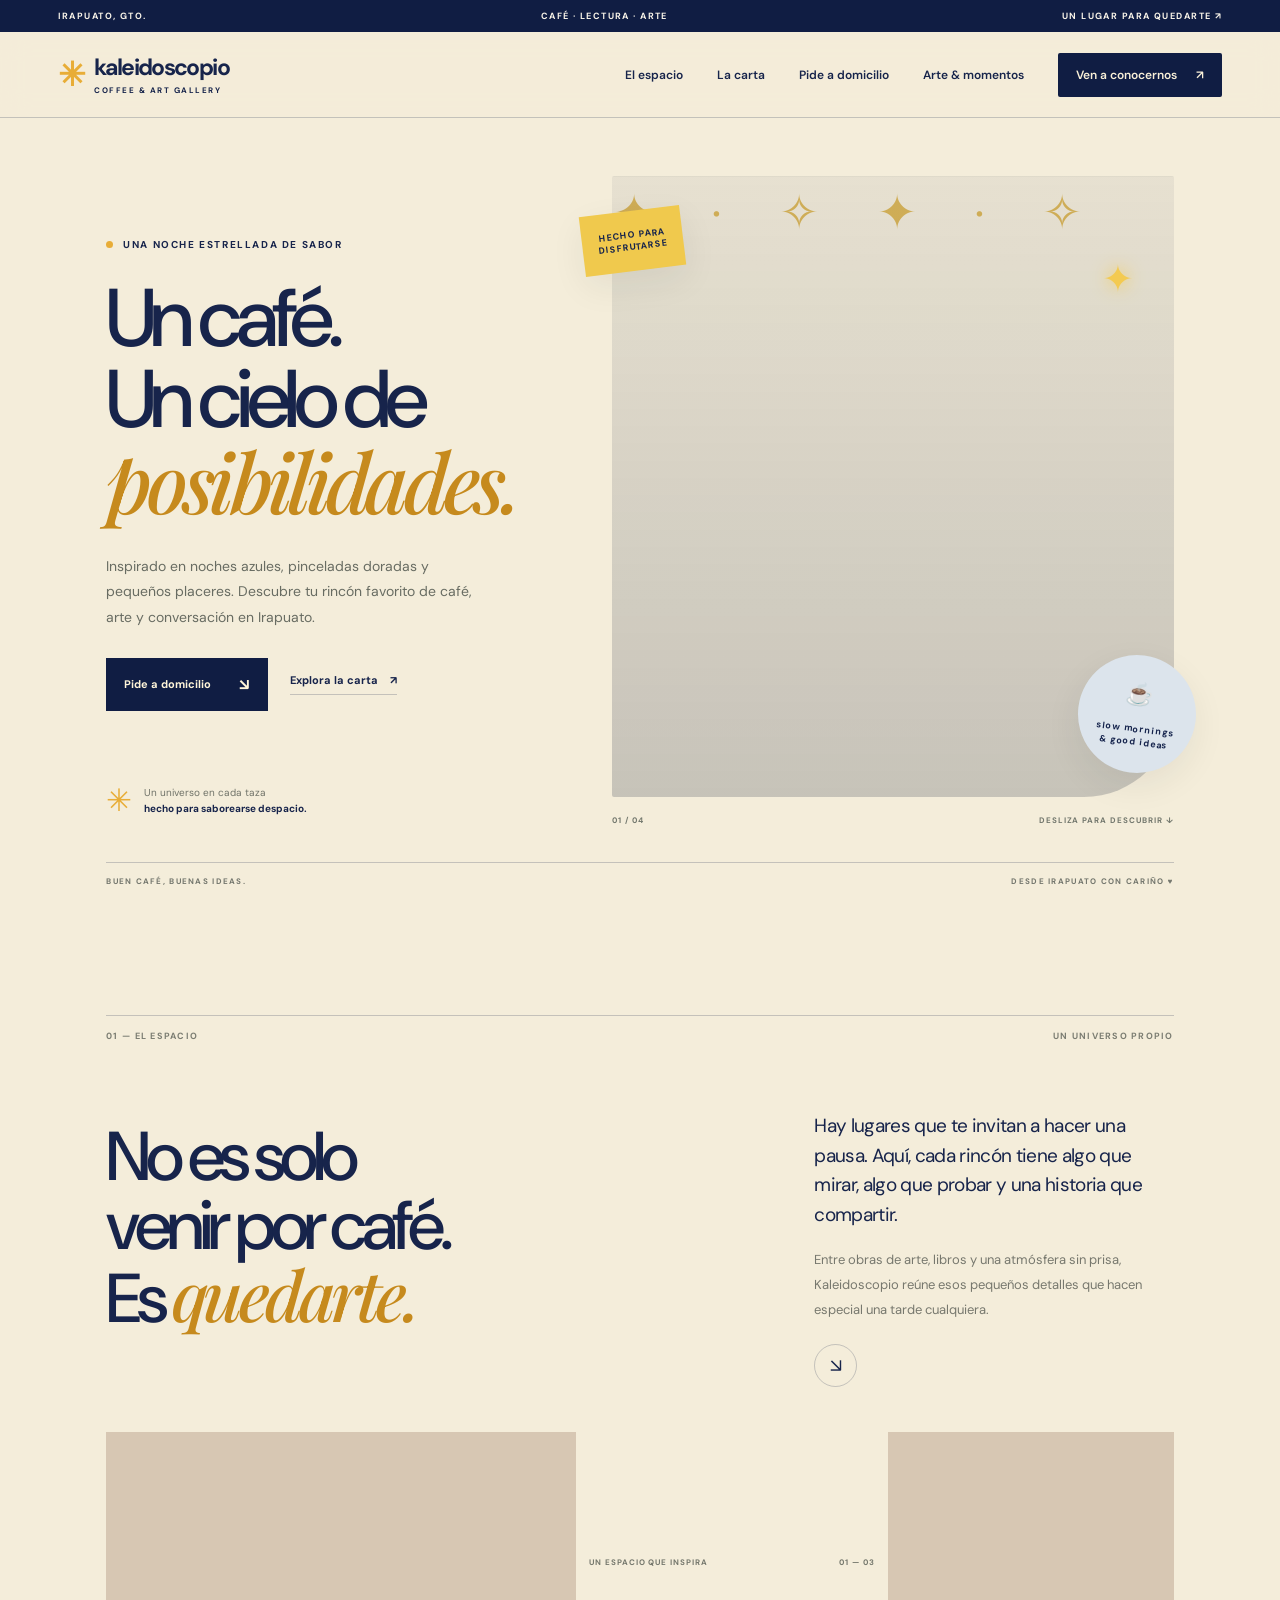
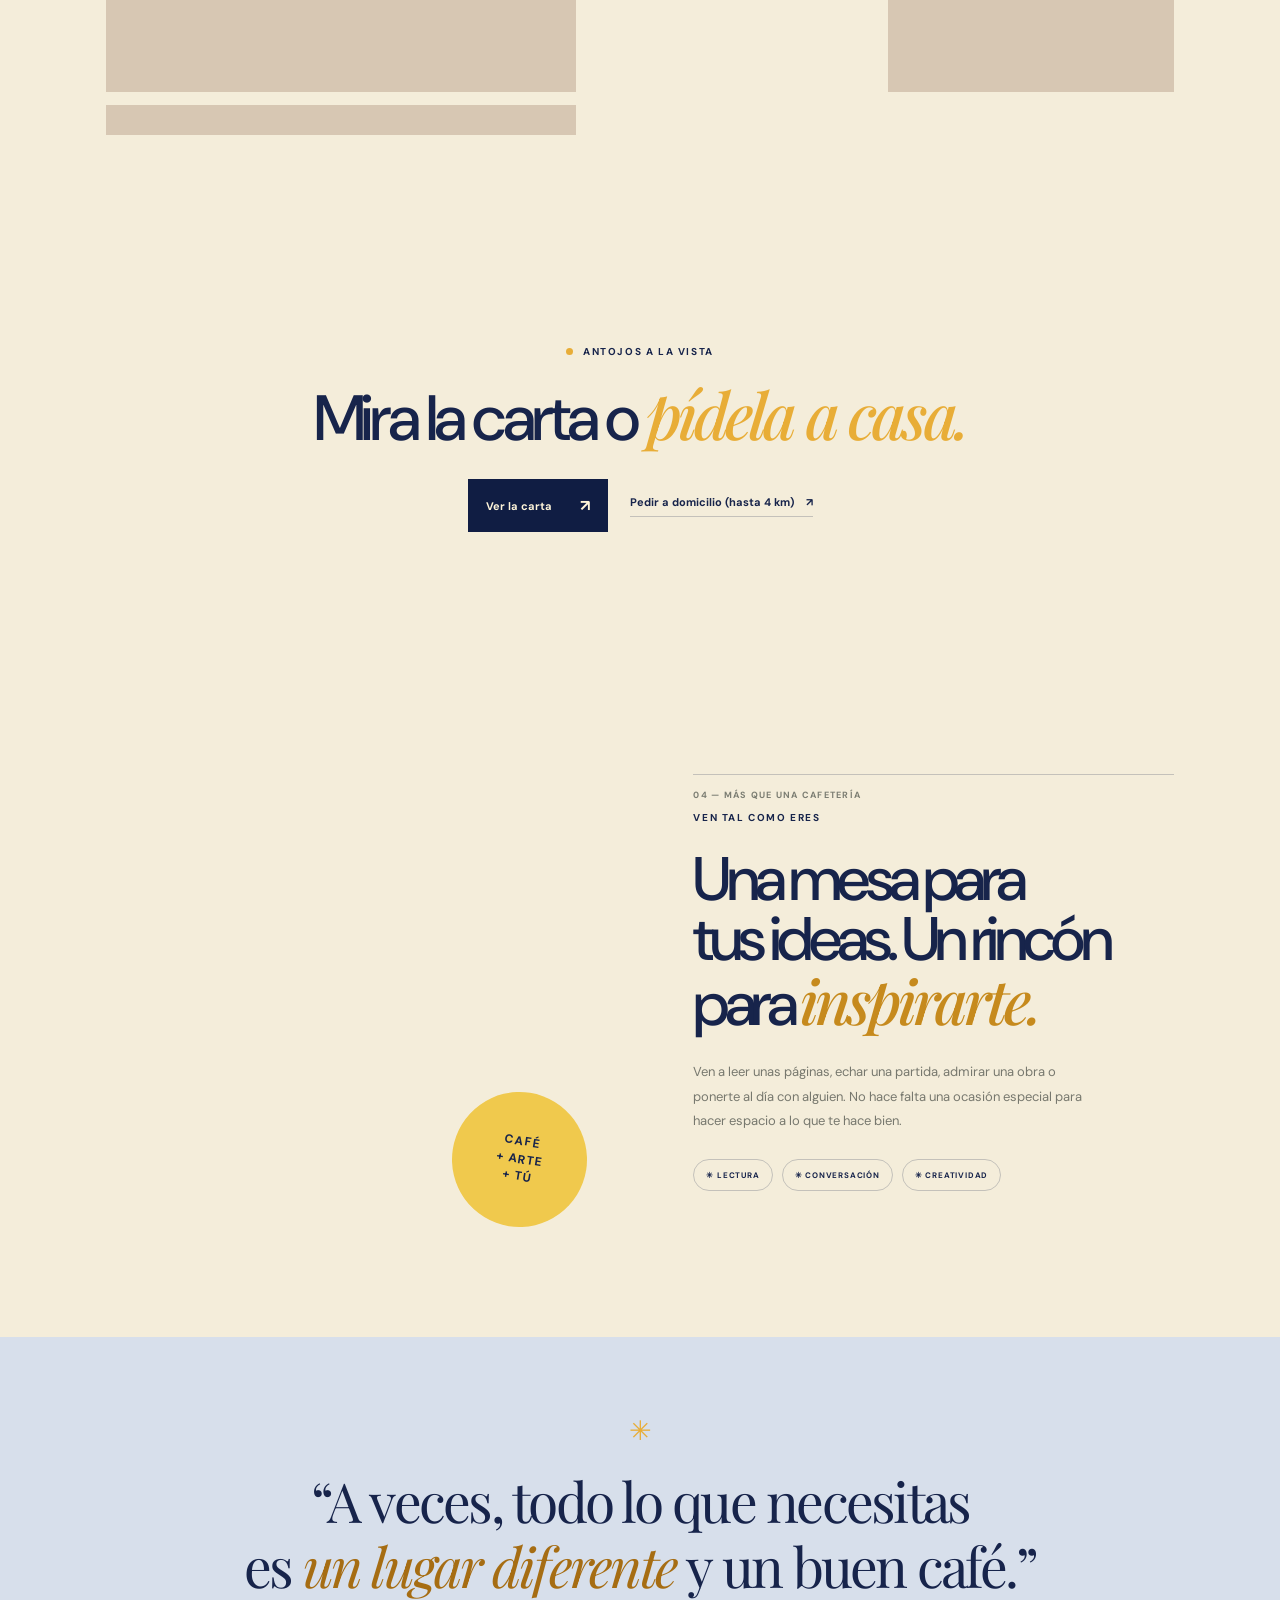
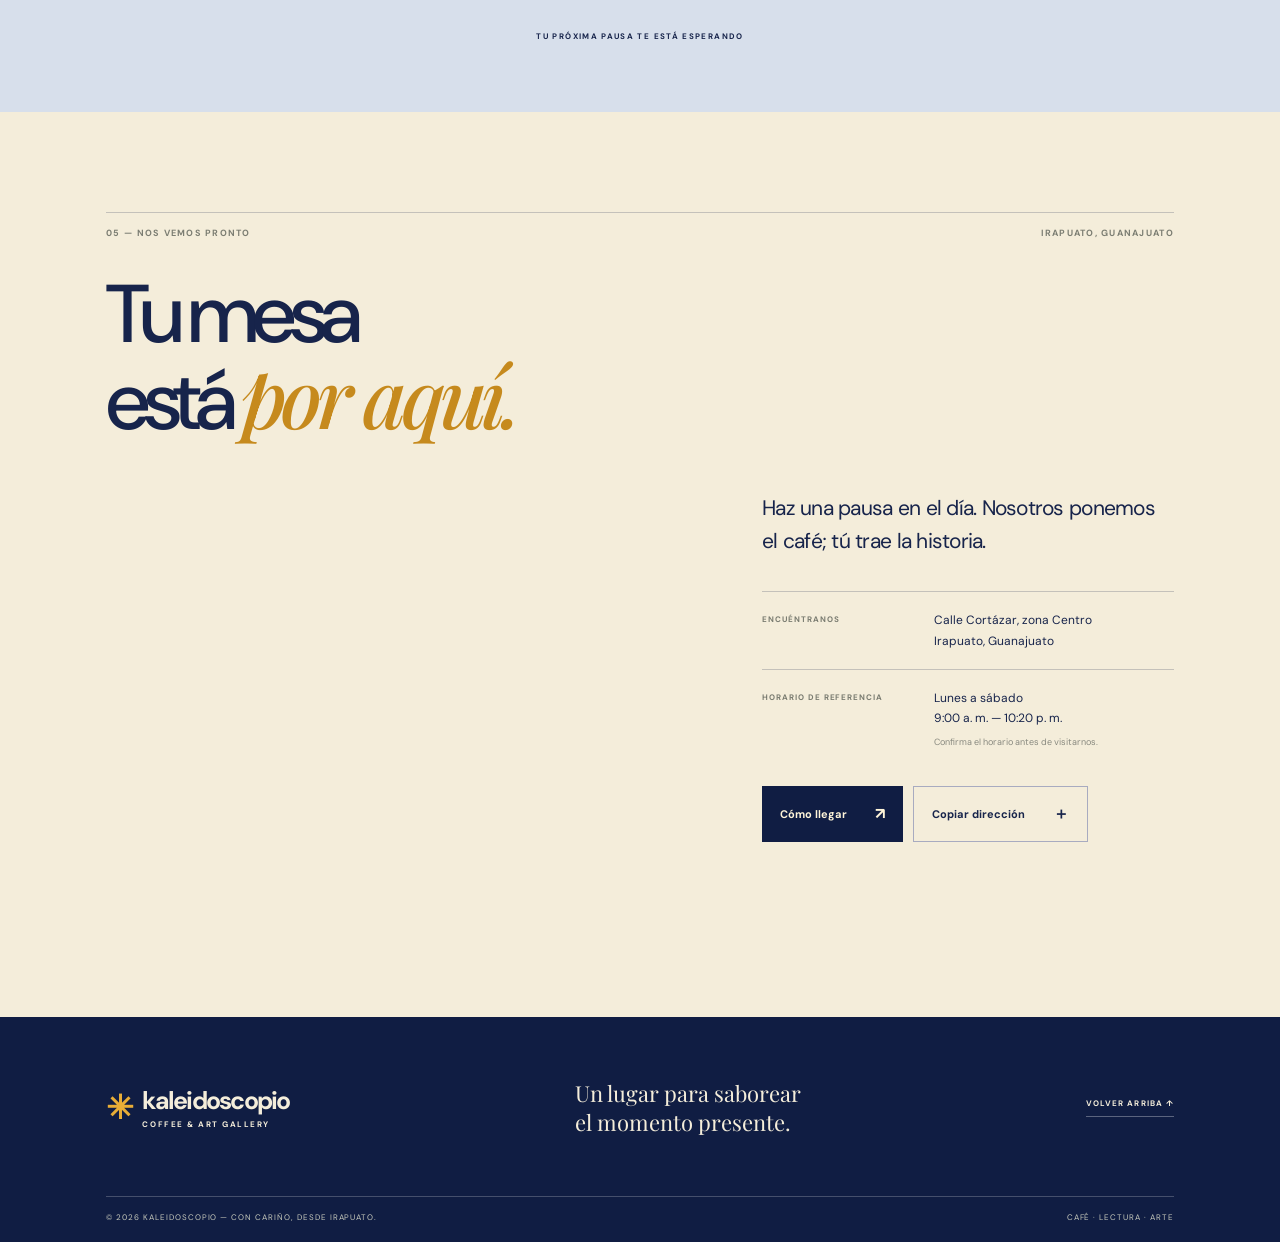
<file: index.html>
<!DOCTYPE html>
<html lang="es">
<head>
<meta charset="UTF-8" />
<meta name="viewport" content="width=device-width, initial-scale=1.0" />
<meta name="theme-color" content="#263b30" />
<meta name="description" content="Kaleidoscopio Café, Lectura y Arte. Un espacio para disfrutar café, sabores y creatividad en Irapuato, Guanajuato." />
<title>Café, Lectura y Arte — Kaleidoscopio</title>
<link rel="preconnect" href="https://fonts.googleapis.com">
<link rel="preconnect" href="https://fonts.gstatic.com" crossorigin>
<link href="https://fonts.googleapis.com/css2?family=DM+Sans:wght@400;500;600;700&family=Playfair+Display:ital,wght@0,500;1,500&display=swap" rel="stylesheet">
<link rel="stylesheet" href="css/styles.css" />
<link rel="stylesheet" href="css/extra.css" />
</head>
<body>
<div class="announcement"><span>IRAPUATO, GTO.</span><span>CAFÉ · LECTURA · ARTE</span><span>UN LUGAR PARA QUEDARTE ↗</span></div>
<header class="site-header" id="top"><a class="brand" href="index.html" aria-label="Kaleidoscopio inicio"><span class="brand-mark">✳</span><span>kaleidoscopio<small>COFFEE &amp; ART GALLERY</small></span></a><button class="menu-toggle" aria-label="Abrir menú" aria-expanded="false"><span></span><span></span></button><nav class="nav-links" aria-label="Navegación principal"><a href="index.html#historia">El espacio</a><a href="carta.html">La carta</a><a href="domicilio.html">Pide a domicilio</a><a href="index.html#arte">Arte &amp; momentos</a><a href="index.html#visitanos" class="nav-cta">Ven a conocernos <span>↗</span></a></nav></header>
<main>
<section class="hero section-pad">
      <div class="hero-copy reveal">
        <p class="eyebrow"><span class="eyebrow-dot"></span> UNA NOCHE ESTRELLADA DE SABOR</p>
        <h1>Un café.<br>Un cielo de<br><em>posibilidades.</em></h1>
        <p class="hero-description">Inspirado en noches azules, pinceladas doradas y pequeños placeres. Descubre tu rincón favorito de café, arte y conversación en Irapuato.</p>
        <div class="hero-actions"><a class="button button-dark" href="domicilio.html">Pide a domicilio <span>↘</span></a><a class="text-link" href="carta.html">Explora la carta <span>↗</span></a></div>
        <div class="hero-note"><span class="scribble">✳</span><span>Un universo en cada taza<br><b>hecho para saborearse despacio.</b></span></div>
      </div>
      <div class="hero-visual reveal">
        <div class="hero-image image-cover" role="img" aria-label="Café servido en una mesa acogedora" ></div>
        <div class="image-sticker sticker-one">HECHO PARA<br>DISFRUTARSE</div>
        <div class="image-sticker sticker-two"><span>☕</span><br>slow mornings<br>& good ideas</div>
        <div class="hero-index"><span>01 / 04</span><span>DESLIZA PARA DESCUBRIR ↓</span></div>
      </div>
      <div class="hero-bottomline"><span>BUEN CAFÉ, BUENAS IDEAS.</span><span>DESDE IRAPUATO CON CARIÑO ♥</span></div>
    </section>
<section class="intro section-pad" id="historia">
      <div class="section-label reveal"><span>01 — EL ESPACIO</span><span>UN UNIVERSO PROPIO</span></div>
      <div class="intro-grid">
        <h2 class="reveal">No es solo<br>venir por café.<br>Es <em>quedarte.</em></h2>
        <div class="intro-text reveal"><p class="large-copy">Hay lugares que te invitan a hacer una pausa. Aquí, cada rincón tiene algo que mirar, algo que probar y una historia que compartir.</p><p>Entre obras de arte, libros y una atmósfera sin prisa, Kaleidoscopio reúne esos pequeños detalles que hacen especial una tarde cualquiera.</p><a class="round-link" href="#arte" aria-label="Descubrir el espacio">↘</a></div>
      </div>
      <div class="intro-gallery reveal"><div class="gallery-photo gallery-photo-one" role="img" aria-label="Detalle artístico y cálido de una cafetería"></div><div class="gallery-caption"><span>UN ESPACIO QUE INSPIRA</span><span>01 — 03</span></div><div class="gallery-photo gallery-photo-two" role="img" aria-label="Taza de café y libro sobre una mesa"></div><div class="gallery-photo gallery-photo-three" role="img" aria-label="Detalle de arte y decoración"></div></div>
    </section>
<section class="teaser section-pad reveal"><p class="eyebrow"><span class="eyebrow-dot"></span> ANTOJOS A LA VISTA</p><h2>Mira la carta o <em>pídela a casa.</em></h2><div class="hero-actions"><a class="button button-dark" href="carta.html">Ver la carta <span>↗</span></a><a class="text-link" href="domicilio.html">Pedir a domicilio (hasta 4 km) <span>↗</span></a></div></section>
<section class="manifesto section-pad" id="arte">
      <div class="manifesto-art reveal"><div class="manifesto-image" role="img" aria-label="Pared decorada con arte y colores"></div><div class="circle-stamp">CAFÉ<br>+ ARTE<br>+ TÚ</div></div>
      <div class="manifesto-copy reveal"><div class="section-label"><span>04 — MÁS QUE UNA CAFETERÍA</span></div><p class="eyebrow">VEN TAL COMO ERES</p><h2>Una mesa para<br>tus ideas. Un rincón<br>para <em>inspirarte.</em></h2><p>Ven a leer unas páginas, echar una partida, admirar una obra o ponerte al día con alguien. No hace falta una ocasión especial para hacer espacio a lo que te hace bien.</p><div class="manifesto-tags"><span>✳ LECTURA</span><span>✳ CONVERSACIÓN</span><span>✳ CREATIVIDAD</span></div></div>
    </section>
<section class="quote-band"><span class="quote-star">✳</span><p>“A veces, todo lo que necesitas<br>es <em>un lugar diferente</em> y un buen café.”</p><span class="quote-caption">TU PRÓXIMA PAUSA TE ESTÁ ESPERANDO</span></section>
<section class="visit-section section-pad" id="visitanos">
      <div class="visit-top"><div class="section-label reveal"><span>05 — NOS VEMOS PRONTO</span><span>IRAPUATO, GUANAJUATO</span></div><h2 class="reveal">Tu mesa<br>está <em>por aquí.</em></h2></div>
      <div class="visit-grid"><div class="visit-image reveal" role="img" aria-label="Interior acogedor de una cafetería con mesas"></div><div class="visit-details reveal"><p class="large-copy">Haz una pausa en el día. Nosotros ponemos el café; tú trae la historia.</p><div class="detail-row"><span>ENCUÉNTRANOS</span><p>Calle Cortázar, zona Centro<br>Irapuato, Guanajuato</p></div><div class="detail-row"><span>HORARIO DE REFERENCIA</span><p>Lunes a sábado<br>9:00 a. m. — 10:20 p. m.</p><small>Confirma el horario antes de visitarnos.</small></div><div class="visit-buttons"><a class="button button-dark" href="https://www.google.com/maps/search/?api=1&query=Kaleidoscopio+Coffee+and+Art+Gallery+Irapuato" target="_blank" rel="noreferrer">Cómo llegar <span>↗</span></a><button class="button button-outline" id="copyAddress">Copiar dirección <span>＋</span></button></div><p class="copy-feedback" aria-live="polite"></p></div></div>
    </section>
</main>
<footer class="site-footer"><div class="footer-main"><a class="brand footer-brand" href="index.html"><span class="brand-mark">✳</span><span>kaleidoscopio<small>COFFEE & ART GALLERY</small></span></a><p>Un lugar para saborear<br>el momento presente.</p><a href="#top" class="back-top">VOLVER ARRIBA ↑</a></div><div class="footer-bottom"><span>© <span id="year"></span> KALEIDOSCOPIO — CON CARIÑO, DESDE IRAPUATO.</span><span>CAFÉ · LECTURA · ARTE</span></div></footer>
<script src="js/main.js"></script>
</body>
</html>
</file>
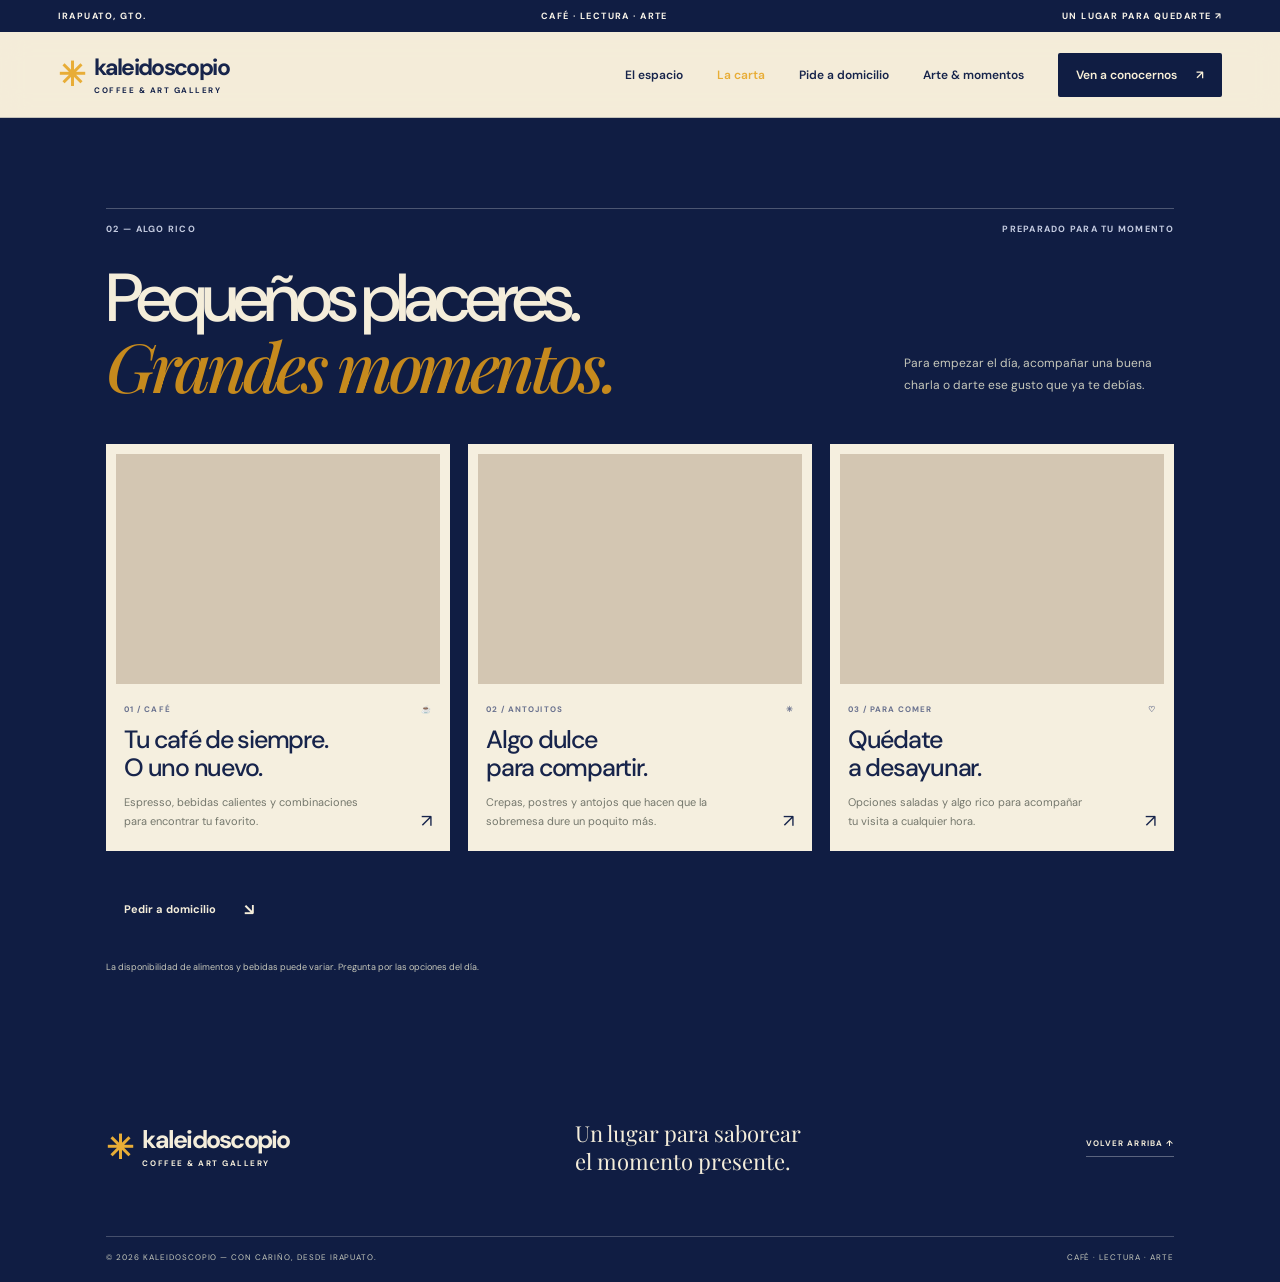
<file: carta.html>
<!DOCTYPE html>
<html lang="es">
<head>
<meta charset="UTF-8" />
<meta name="viewport" content="width=device-width, initial-scale=1.0" />
<meta name="theme-color" content="#263b30" />
<meta name="description" content="Café, antojitos y algo para comer en Kaleidoscopio, Irapuato." />
<title>La carta — Kaleidoscopio</title>
<link rel="preconnect" href="https://fonts.googleapis.com">
<link rel="preconnect" href="https://fonts.gstatic.com" crossorigin>
<link href="https://fonts.googleapis.com/css2?family=DM+Sans:wght@400;500;600;700&family=Playfair+Display:ital,wght@0,500;1,500&display=swap" rel="stylesheet">
<link rel="stylesheet" href="css/styles.css" />
<link rel="stylesheet" href="css/extra.css" />
</head>
<body>
<div class="announcement"><span>IRAPUATO, GTO.</span><span>CAFÉ · LECTURA · ARTE</span><span>UN LUGAR PARA QUEDARTE ↗</span></div>
<header class="site-header" id="top"><a class="brand" href="index.html" aria-label="Kaleidoscopio inicio"><span class="brand-mark">✳</span><span>kaleidoscopio<small>COFFEE &amp; ART GALLERY</small></span></a><button class="menu-toggle" aria-label="Abrir menú" aria-expanded="false"><span></span><span></span></button><nav class="nav-links" aria-label="Navegación principal"><a href="index.html#historia">El espacio</a><a href="carta.html" aria-current="page">La carta</a><a href="domicilio.html">Pide a domicilio</a><a href="index.html#arte">Arte &amp; momentos</a><a href="index.html#visitanos" class="nav-cta">Ven a conocernos <span>↗</span></a></nav></header>
<main>
<section class="menu-section section-pad" id="menu">
      <div class="section-label light reveal"><span>02 — ALGO RICO</span><span>PREPARADO PARA TU MOMENTO</span></div>
      <div class="menu-heading reveal"><h2>Pequeños placeres.<br><em>Grandes momentos.</em></h2><p>Para empezar el día, acompañar una buena charla o darte ese gusto que ya te debías.</p></div>
      <div class="menu-cards">
        <article class="menu-card reveal"><div class="menu-card-image coffee-img" role="img" aria-label="Café artesanal"></div><div class="menu-card-meta"><span>01 / CAFÉ</span><span>☕</span></div><h3>Tu café de siempre.<br>O uno nuevo.</h3><p>Espresso, bebidas calientes y combinaciones para encontrar tu favorito.</p><a href="domicilio.html" class="arrow-link" aria-label="Conoce las bebidas">↗</a></article>
        <article class="menu-card reveal"><div class="menu-card-image crepe-img" role="img" aria-label="Crepas dulces"></div><div class="menu-card-meta"><span>02 / ANTOJITOS</span><span>✳</span></div><h3>Algo dulce<br>para compartir.</h3><p>Crepas, postres y antojos que hacen que la sobremesa dure un poquito más.</p><a href="domicilio.html" class="arrow-link" aria-label="Conoce los postres">↗</a></article>
        <article class="menu-card reveal"><div class="menu-card-image brunch-img" role="img" aria-label="Desayuno servido en mesa"></div><div class="menu-card-meta"><span>03 / PARA COMER</span><span>♡</span></div><h3>Quédate<br>a desayunar.</h3><p>Opciones saladas y algo rico para acompañar tu visita a cualquier hora.</p><a href="domicilio.html" class="arrow-link" aria-label="Conoce la comida">↗</a></article>
      </div>
      <div class="menu-cta"><a class="button button-gold" href="domicilio.html">Pedir a domicilio <span>↘</span></a></div><p class="menu-disclaimer">La disponibilidad de alimentos y bebidas puede variar. Pregunta por las opciones del día.</p>
    </section>
</main>
<footer class="site-footer"><div class="footer-main"><a class="brand footer-brand" href="index.html"><span class="brand-mark">✳</span><span>kaleidoscopio<small>COFFEE & ART GALLERY</small></span></a><p>Un lugar para saborear<br>el momento presente.</p><a href="#top" class="back-top">VOLVER ARRIBA ↑</a></div><div class="footer-bottom"><span>© <span id="year"></span> KALEIDOSCOPIO — CON CARIÑO, DESDE IRAPUATO.</span><span>CAFÉ · LECTURA · ARTE</span></div></footer>
<script src="js/main.js"></script>
</body>
</html>
</file>
<file: css/styles.css>
:root{--paper:#f4efe6;--ink:#202b24;--green:#263b30;--orange:#e76c42;--pink:#e6a9a0;--yellow:#e9c65e;--muted:#77796f;--line:rgba(32,43,36,.22);--serif:'Playfair Display',Georgia,serif;--sans:'DM Sans',Arial,sans-serif}*{box-sizing:border-box}html{scroll-behavior:smooth;scroll-padding-top:90px}body{margin:0;background:var(--paper);color:var(--ink);font-family:var(--sans);-webkit-font-smoothing:antialiased}a{color:inherit;text-decoration:none}button{font:inherit}.announcement{min-height:32px;background:var(--green);color:#f9f4e9;display:flex;align-items:center;justify-content:space-between;padding:8px 4.5%;font-size:9px;letter-spacing:.16em;font-weight:700}.site-header{height:86px;padding:0 4.5%;display:flex;align-items:center;justify-content:space-between;border-bottom:1px solid var(--line);position:sticky;top:0;z-index:20;background:rgba(244,239,230,.94);backdrop-filter:blur(14px)}.brand{display:flex;align-items:center;gap:10px;font-size:23px;letter-spacing:-.07em;font-weight:700;line-height:1}.brand-mark{font-size:33px;color:var(--orange);display:inline-block;animation:slowspin 22s linear infinite}.brand small{display:block;font-size:8px;letter-spacing:.19em;margin-top:7px;font-weight:700}.nav-links{display:flex;align-items:center;gap:34px;font-size:12px;font-weight:600}.nav-links a:not(.nav-cta){transition:color .2s}.nav-links a:hover{color:var(--orange)}.nav-cta{background:var(--orange);color:#fff7ec;padding:14px 18px;border-radius:2px}.nav-cta span{margin-left:16px}.menu-toggle{display:none}.section-pad{padding-left:8.3%;padding-right:8.3%}.hero{padding-top:58px;display:grid;grid-template-columns:.88fr 1.12fr;gap:6%;position:relative;min-height:690px;padding-bottom:85px}.hero-copy{padding-top:52px}.eyebrow{font-size:10px;letter-spacing:.16em;font-weight:700;display:flex;align-items:center;gap:10px}.eyebrow-dot{width:7px;height:7px;border-radius:50%;background:var(--orange);display:inline-block}.hero h1,.intro h2,.menu-heading h2,.manifesto h2,.visit-top h2{font-size:clamp(55px,6.4vw,94px);letter-spacing:-.075em;line-height:.99;font-weight:500;margin:27px 0}.hero h1 em,.intro h2 em,.menu-heading h2 em,.manifesto h2 em,.visit-top h2 em{font-family:var(--serif);font-weight:500;letter-spacing:-.065em;color:var(--orange)}.hero-description{max-width:380px;color:#686c62;font-size:14px;line-height:1.8}.hero-actions{display:flex;align-items:center;gap:22px;margin-top:28px;flex-wrap:wrap}.button{border:0;display:inline-flex;align-items:center;justify-content:space-between;gap:28px;padding:16px 18px;font-size:11px;font-weight:700;cursor:pointer;transition:transform .2s,background .2s}.button:hover{transform:translateY(-3px)}.button-dark{background:var(--green);color:#fff8ed}.button-dark:hover{background:#385444}.button span{font-size:16px}.text-link{font-size:11px;font-weight:700;border-bottom:1px solid var(--line);padding-bottom:7px}.text-link span{margin-left:9px}.hero-note{display:flex;align-items:center;gap:12px;margin-top:65px;font-size:10px;line-height:1.6;color:#6f7268}.hero-note b{color:var(--ink)}.scribble{font-size:31px;color:var(--orange)}.hero-visual{position:relative;min-height:500px}.image-cover,.hero-image,.gallery-photo,.menu-card-image,.manifesto-image,.visit-image{background-size:cover;background-position:center}.hero-image{position:absolute;inset:0 0 28px 0;background-image:linear-gradient(180deg,rgba(24,29,21,.05),rgba(24,29,21,.05)),url('https://images.unsplash.com/photo-1442512595331-e89e73853f31?auto=format&fit=crop&w=1400&q=85');border-radius:2px 2px 90px 2px}.image-sticker{position:absolute;text-align:center;font-size:9px;letter-spacing:.1em;font-weight:700;box-shadow:0 12px 35px #202b2412}.sticker-one{top:35px;left:-30px;background:var(--yellow);padding:18px 16px;transform:rotate(-7deg)}.sticker-two{bottom:52px;right:-22px;border-radius:50%;background:var(--pink);width:118px;height:118px;display:flex;align-items:center;justify-content:center;flex-direction:column;line-height:1.4;transform:rotate(7deg);font-size:9px}.sticker-two span{font-size:22px}.hero-index{position:absolute;bottom:0;left:0;right:0;display:flex;justify-content:space-between;font-size:8px;letter-spacing:.12em;font-weight:700;color:#72776d}.hero-bottomline{position:absolute;bottom:24px;left:8.3%;right:8.3%;display:flex;justify-content:space-between;border-top:1px solid var(--line);padding-top:13px;font-size:8px;font-weight:700;letter-spacing:.16em;color:#73766d}.intro{padding-top:105px;padding-bottom:110px}.section-label{display:flex;justify-content:space-between;border-top:1px solid var(--line);padding-top:14px;font-size:9px;font-weight:700;letter-spacing:.14em;color:#7b7d72}.intro-grid{display:grid;grid-template-columns:1fr .62fr;gap:12%;align-items:center;padding-top:25px}.intro h2,.manifesto h2{font-size:clamp(48px,5.4vw,75px)}.intro-text{padding-top:25px;position:relative}.large-copy{font-size:19px;line-height:1.55;letter-spacing:-.035em}.intro-text>p:not(.large-copy),.manifesto-copy>p:not(.eyebrow){font-size:13px;line-height:1.9;color:#77786e}.round-link{display:flex;width:43px;height:43px;border:1px solid var(--line);border-radius:50%;align-items:center;justify-content:center;margin-top:22px;font-size:19px;transition:background .2s,color .2s}.round-link:hover{background:var(--orange);color:white}.intro-gallery{margin-top:45px;display:grid;grid-template-columns:1.15fr .7fr .7fr;grid-template-rows:260px 30px;gap:13px}.gallery-photo{min-height:0;background-color:#d7c7b3}.gallery-photo-one{background-image:url('https://images.unsplash.com/photo-1554118811-1e0d58224f24?auto=format&fit=crop&w=1000&q=80')}.gallery-photo-two{background-image:url('https://images.unsplash.com/photo-1495474472287-4d71bcdd2085?auto=format&fit=crop&w=800&q=80')}.gallery-photo-three{background-image:url('https://images.unsplash.com/photo-1513364776144-60967b0f800f?auto=format&fit=crop&w=800&q=80')}.gallery-caption{display:flex;justify-content:space-between;align-items:center;font-size:8px;letter-spacing:.12em;font-weight:700;color:#74776c}.menu-section{background:var(--green);color:var(--paper);padding-top:90px;padding-bottom:75px}.section-label.light{border-color:#ffffff40;color:#c9c9b9}.menu-heading{display:flex;justify-content:space-between;align-items:end;gap:40px;margin:30px 0 40px}.menu-heading h2{font-size:clamp(48px,5.3vw,74px);margin:0}.menu-heading p{max-width:270px;color:#c7c8bb;font-size:12px;line-height:1.8;margin-bottom:8px}.menu-cards{display:grid;grid-template-columns:repeat(3,1fr);gap:18px}.menu-card{background:#f4efe6;color:var(--ink);padding:10px 10px 20px;position:relative;transition:transform .3s}.menu-card:hover{transform:translateY(-7px)}.menu-card-image{height:230px;background-color:#d6c6ad}.coffee-img{background-image:url('https://images.unsplash.com/photo-1509042239860-f550ce710b93?auto=format&fit=crop&w=900&q=85')}.crepe-img{background-image:url('https://images.unsplash.com/photo-1519676867240-f03562e64548?auto=format&fit=crop&w=900&q=85')}.brunch-img{background-image:url('https://images.unsplash.com/photo-1525351484163-7529414344d8?auto=format&fit=crop&w=900&q=85')}.menu-card-meta{display:flex;justify-content:space-between;margin:20px 8px 12px;font-size:8px;letter-spacing:.13em;font-weight:700;color:#797b70}.menu-card h3{font-size:25px;letter-spacing:-.05em;line-height:1.1;font-weight:500;margin:0 8px}.menu-card p{font-size:11px;line-height:1.7;color:#74776c;margin:12px 8px 0;max-width:240px}.arrow-link{position:absolute;right:18px;bottom:18px;font-size:18px}.menu-disclaimer{font-size:9px;color:#c7c8bb;margin-top:25px}.manifesto{padding-top:115px;padding-bottom:110px;display:grid;grid-template-columns:1fr 1fr;gap:10%;align-items:center}.manifesto-art{position:relative;min-height:490px}.manifesto-image{position:absolute;inset:0 30px 25px 0;background-image:url('https://images.unsplash.com/photo-1577083552431-6e5fd01aa342?auto=format&fit=crop&w=1200&q=85');background-position:center}.circle-stamp{position:absolute;right:0;bottom:0;width:135px;height:135px;border-radius:50%;background:var(--yellow);display:flex;align-items:center;justify-content:center;text-align:center;font-size:12px;font-weight:700;line-height:1.45;letter-spacing:.08em;transform:rotate(9deg)}.manifesto-copy h2{font-size:clamp(45px,4.8vw,68px);margin:25px 0}.manifesto-copy>p:not(.eyebrow){max-width:410px}.manifesto-tags{display:flex;gap:9px;flex-wrap:wrap;margin-top:25px}.manifesto-tags span{font-size:8px;font-weight:700;letter-spacing:.1em;padding:10px 12px;border:1px solid var(--line);border-radius:50px}.quote-band{background:var(--pink);padding:76px 20px 68px;text-align:center;position:relative}.quote-star{font-size:27px;color:var(--orange)}.quote-band p{font-family:var(--serif);font-size:clamp(31px,4.3vw,55px);letter-spacing:-.05em;line-height:1.18;margin:20px 0 25px}.quote-band em{color:#a54a30}.quote-caption{font-size:8px;letter-spacing:.17em;font-weight:700}.visit-section{padding-top:100px;padding-bottom:110px}.visit-top h2{font-size:clamp(55px,6.4vw,86px);margin:35px 0 45px}.visit-grid{display:grid;grid-template-columns:1fr .75fr;gap:10%;align-items:start}.visit-image{min-height:420px;background-image:url('https://images.unsplash.com/photo-1559925393-8be0ec4767c8?auto=format&fit=crop&w=1200&q=85')}.visit-details{padding-top:5px}.visit-details .large-copy{font-size:21px;margin:0 0 34px}.detail-row{border-top:1px solid var(--line);padding:18px 0;display:grid;grid-template-columns: .8fr 1.2fr;gap:12px}.detail-row>span{font-size:8px;letter-spacing:.12em;font-weight:700;color:#797b70;padding-top:4px}.detail-row p{font-size:12px;line-height:1.7;margin:0}.detail-row small{grid-column:2;color:#88897f;font-size:9px;margin-top:-5px}.visit-buttons{display:flex;gap:10px;flex-wrap:wrap;margin-top:20px}.button-outline{border:1px solid var(--line);background:transparent;color:var(--ink)}.button-outline:hover{background:#eae2d6}.copy-feedback{font-size:11px;min-height:15px;color:#42604a}.site-footer{background:var(--green);color:var(--paper);padding:40px 8.3% 20px}.footer-main{display:flex;align-items:center;justify-content:space-between;padding-bottom:38px}.footer-brand{font-size:25px}.footer-main>p{font-family:var(--serif);font-size:22px;line-height:1.3}.back-top{font-size:8px;letter-spacing:.13em;font-weight:700;border-bottom:1px solid #ffffff50;padding-bottom:8px}.footer-bottom{border-top:1px solid #ffffff38;padding-top:15px;display:flex;justify-content:space-between;font-size:8px;letter-spacing:.12em;color:#c6c9bc}.reveal{opacity:0;transform:translateY(22px);transition:opacity .7s ease,transform .7s ease}.reveal.is-visible{opacity:1;transform:translateY(0)}.toast{position:fixed;left:50%;bottom:25px;transform:translate(-50%,20px);padding:12px 18px;background:var(--green);color:white;font-size:12px;opacity:0;pointer-events:none;transition:all .25s;z-index:50}.toast.show{opacity:1;transform:translate(-50%,0)}@keyframes slowspin{to{transform:rotate(360deg)}}
@media(max-width:900px){.section-pad{padding-left:6%;padding-right:6%}.site-header{padding:0 6%}.hero{gap:4%;grid-template-columns:.9fr 1.1fr}.hero h1{font-size:clamp(53px,7vw,75px)}.hero-visual{min-height:430px}.hero-copy{padding-top:30px}.nav-links{gap:19px}.intro-grid{gap:6%}.intro-gallery{grid-template-rows:220px 28px}.menu-card-image{height:190px}.manifesto{gap:7%}.manifesto-art{min-height:420px}.visit-grid{gap:7%}.hero-bottomline{left:6%;right:6%}}
@media(max-width:680px){.announcement{font-size:7px;letter-spacing:.1em;padding:8px 4%;gap:10px}.announcement span:nth-child(2){display:none}.site-header{height:72px}.brand{font-size:21px}.brand-mark{font-size:29px}.menu-toggle{display:flex;flex-direction:column;gap:6px;border:0;background:transparent;padding:10px;z-index:2}.menu-toggle span{display:block;width:24px;height:2px;background:var(--ink);transition:transform .2s}.menu-toggle.active span:first-child{transform:translateY(4px) rotate(45deg)}.menu-toggle.active span:last-child{transform:translateY(-4px) rotate(-45deg)}.nav-links{display:none;position:absolute;top:71px;left:0;right:0;padding:25px 6% 30px;background:var(--paper);border-bottom:1px solid var(--line);flex-direction:column;align-items:stretch;gap:22px}.nav-links.open{display:flex}.nav-links a{font-size:14px}.nav-cta{display:flex;justify-content:space-between;align-items:center}.hero{display:flex;flex-direction:column;padding-top:30px;padding-bottom:75px;gap:28px}.hero-copy{padding-top:10px}.hero h1{font-size:clamp(60px,16vw,86px);margin:22px 0}.hero-description{font-size:13px}.hero-note{margin-top:32px}.hero-visual{min-height:390px;margin:0 9px}.hero-image{inset:0 0 25px 0;border-bottom-right-radius:60px}.sticker-one{left:-16px;top:25px}.sticker-two{right:-15px;bottom:38px;width:100px;height:100px}.hero-bottomline{bottom:18px;font-size:7px}.hero-bottomline span:last-child{max-width:130px;text-align:right}.intro{padding-top:70px;padding-bottom:75px}.section-label{font-size:8px;gap:15px}.section-label span:last-child{text-align:right}.intro-grid{grid-template-columns:1fr;gap:0;padding-top:15px}.intro h2{font-size:60px;margin:28px 0 10px}.intro-text{padding-top:0}.large-copy{font-size:17px}.intro-gallery{margin-top:30px;grid-template-columns:1fr 1fr;grid-template-rows:220px 25px 150px;gap:9px}.gallery-photo-one{grid-column:1/3}.gallery-caption{grid-column:1/3;grid-row:2}.gallery-photo-two{grid-column:1;grid-row:3}.gallery-photo-three{grid-column:2;grid-row:3}.menu-section{padding-top:65px;padding-bottom:55px}.menu-heading{display:block;margin:28px 0}.menu-heading h2{font-size:48px}.menu-heading p{margin-top:18px}.menu-cards{grid-template-columns:1fr;gap:15px}.menu-card{padding:9px 9px 22px;min-height:0}.menu-card-image{height:250px}.menu-card h3{font-size:29px}.menu-card p{font-size:12px;max-width:75%}.menu-disclaimer{line-height:1.6}.manifesto{padding-top:75px;padding-bottom:75px;grid-template-columns:1fr;gap:40px}.manifesto-art{min-height:360px;margin-right:10px}.manifesto-image{inset:0 25px 20px 0}.circle-stamp{width:112px;height:112px;font-size:10px}.manifesto-copy h2{font-size:53px}.quote-band{padding:60px 18px}.quote-band p{font-size:35px}.visit-section{padding-top:70px;padding-bottom:75px}.visit-top h2{font-size:65px;margin:28px 0 32px}.visit-grid{grid-template-columns:1fr;gap:30px}.visit-image{min-height:310px}.visit-details .large-copy{font-size:19px}.detail-row{grid-template-columns:.75fr 1.25fr}.visit-buttons .button{flex:1;gap:10px;padding:14px 12px;font-size:10px}.footer-main{align-items:flex-start;gap:20px;flex-wrap:wrap}.footer-main>p{font-size:18px;margin:5px 0}.back-top{margin-top:10px}.footer-bottom{gap:15px;line-height:1.6}.footer-bottom span:first-child{max-width:65%}}
@media(prefers-reduced-motion:reduce){*,*::before,*::after{scroll-behavior:auto!important;animation-duration:.01ms!important;transition-duration:.01ms!important}.reveal{opacity:1;transform:none}}

/* Nueva dirección artística: noche estrellada, azules profundos y pinceladas doradas. */
:root{--paper:#f4edda;--ink:#17244b;--green:#101d43;--orange:#e8ad37;--pink:#c6d5e8;--yellow:#f3c84b;--muted:#74758b;--line:rgba(23,36,75,.22);--serif:'Playfair Display',Georgia,serif}
body{background:var(--paper);color:var(--ink)}.announcement,.site-footer{background:#101d43}.site-header{background:rgba(244,237,218,.95)}.brand-mark{color:#e8ad37}.nav-cta{background:#101d43;color:#f9f0d8}.button-dark{background:#101d43;color:#fff5d9}.button-dark:hover{background:#263d77}.hero{isolation:isolate}.hero:before{content:'✦  ·  ✧       ✦       ·   ✧';position:absolute;z-index:-1;top:8%;left:48%;font-size:clamp(20px,4vw,48px);letter-spacing:.5em;color:#d4a52f;opacity:.75;pointer-events:none}.hero h1 em,.intro h2 em,.menu-heading h2 em,.manifesto-copy h2 em,.visit-top h2 em{color:#c68a1d}.hero-image{background-image:linear-gradient(180deg,rgba(12,25,63,.06),rgba(12,25,63,.2)),url('https://images.unsplash.com/photo-1511920170033-f8396924c348?auto=format&fit=crop&w=1200&q=90');filter:saturate(.82) sepia(.12)}.hero-visual:after{content:'✦';position:absolute;right:7%;top:12%;font-size:38px;color:#f3ca51;text-shadow:0 0 18px #f3ca51;pointer-events:none}.image-sticker{background:#f0c94d;color:#15234c}.sticker-two{background:#dce4ec}.menu-section,.delivery-section{background:#101d43;color:#f4edda}.menu-section .section-label,.delivery-section .section-label{color:#c4cbe0}.menu-card{background:#f5efdf;color:#17244b}.menu-card-meta{color:#69718e}.menu-card-image{filter:saturate(.8)}.manifesto-image{filter:saturate(.78) sepia(.13)}.circle-stamp{background:#f0c94d;color:#17244b}.quote-band{background:#d7dfeb}.quote-band em{color:#a66d13}.visit-section{background:#f4edda}.button-outline{border-color:#a8abc0}.toast{background:#101d43}
.delivery-section{padding-top:100px;padding-bottom:105px;position:relative;overflow:hidden;background-image:radial-gradient(ellipse at 15% 15%,rgba(67,101,177,.25),transparent 32%),radial-gradient(ellipse at 88% 75%,rgba(232,173,55,.12),transparent 28%)}.delivery-heading{display:grid;grid-template-columns:1.2fr .65fr;gap:8%;align-items:end;margin:34px 0 42px}.delivery-heading h2{font-size:clamp(44px,5.7vw,76px);line-height:.99;letter-spacing:-.065em;margin:20px 0 0}.delivery-heading h2 em{color:#f0c94d;font-weight:500}.delivery-heading>p{font-size:14px;line-height:1.8;color:#d0d7e8;max-width:330px;margin:0 0 6px}.delivery-toolbar{display:flex;justify-content:space-between;align-items:center;gap:20px;margin-bottom:22px}.delivery-filters{display:flex;flex-wrap:wrap;gap:8px}.filter-chip{border:1px solid #66749d;color:#e4e9f4;background:transparent;border-radius:40px;padding:10px 15px;font-size:11px;cursor:pointer;transition:.2s}.filter-chip:hover,.filter-chip.active{background:#f0c94d;border-color:#f0c94d;color:#17244b}.cart-counter{white-space:nowrap;font-size:12px;color:#f0c94d;font-weight:700}.delivery-layout{display:grid;grid-template-columns:minmax(0,1fr) 300px;gap:25px;align-items:start}.delivery-products{display:grid;grid-template-columns:repeat(2,minmax(0,1fr));gap:17px}.delivery-card{background:#f4edda;color:#17244b;min-width:0;transition:transform .25s,opacity .2s}.delivery-card:hover{transform:translateY(-4px)}.delivery-card.is-hidden{display:none}.delivery-photo{height:180px;background-size:cover;background-position:center;position:relative}.delivery-photo:after{content:'✦';position:absolute;right:14px;top:10px;color:#f6cf51;font-size:24px;text-shadow:0 0 10px #f6cf51}.product-latte{background-image:url('https://images.unsplash.com/photo-1461023058943-07fcbe16d735?auto=format&fit=crop&w=700&q=85')}.product-frappe{background-image:url('https://images.unsplash.com/photo-1461023058943-07fcbe16d735?auto=format&fit=crop&w=700&q=85');background-position:70% center}.product-crepa{background-image:url('https://images.unsplash.com/photo-1519676867240-f03562e64548?auto=format&fit=crop&w=700&q=85')}.product-baguette{background-image:url('https://images.unsplash.com/photo-1553909489-cd47e0ef937f?auto=format&fit=crop&w=700&q=85')}.delivery-card-body{padding:16px 17px 18px}.product-type{font-size:8px;letter-spacing:.15em;font-weight:700;color:#777c98}.product-title-row{display:flex;align-items:start;justify-content:space-between;gap:10px;margin-top:8px}.product-title-row h3{font-family:var(--serif);font-size:21px;line-height:1.1;font-weight:600;margin:0}.product-title-row b{font-size:13px;white-space:nowrap;color:#a66d13}.delivery-card-body>p{font-size:11px;line-height:1.6;color:#646b85;min-height:36px}.add-to-cart{width:100%;display:flex;align-items:center;justify-content:space-between;padding:11px 0 0;margin-top:9px;border:0;border-top:1px solid #d0c9b8;background:transparent;color:#17244b;font-size:11px;font-weight:700;cursor:pointer}.add-to-cart span{font-size:19px;color:#a66d13}.cart-panel{background:#172955;border:1px solid #485b8c;padding:23px;position:sticky;top:110px;color:#f4edda}.cart-panel-heading{display:flex;justify-content:space-between;font-size:9px;letter-spacing:.16em;font-weight:700;color:#cbd4e8}.cart-spark{font-size:23px;color:#f0c94d}.cart-panel h3{font-family:var(--serif);font-size:28px;font-weight:500;margin:12px 0 20px}.cart-items{border-top:1px solid #52618a;border-bottom:1px solid #52618a;padding:12px 0;min-height:74px}.cart-empty{font-size:11px;line-height:1.7;color:#bfc9e1}.cart-item{display:grid;grid-template-columns:1fr auto;gap:6px;align-items:center;padding:8px 0;font-size:11px}.cart-item-name{font-weight:600}.cart-item-controls{display:flex;align-items:center;gap:8px;color:#f0c94d}.cart-item-controls button{background:transparent;border:1px solid #6575a0;color:#f4edda;width:22px;height:22px;border-radius:50%;cursor:pointer}.cart-total{display:flex;justify-content:space-between;align-items:center;margin:17px 0 20px;font-size:11px;color:#cbd4e8}.cart-total strong{font-size:17px;color:#f0c94d}.delivery-label{display:block;font-size:10px;color:#cbd4e8;margin-bottom:8px}.delivery-input{width:100%;padding:12px;background:#101d43;border:1px solid #53638e;color:#fff;font:inherit;font-size:11px;outline:none}.delivery-input:focus{border-color:#f0c94d}.checkout-button{margin-top:13px;width:100%;justify-content:space-between;background:#f0c94d;color:#17244b}.checkout-button:hover{background:#ffda67}.cart-note{font-size:9px;line-height:1.6;color:#aebbd8;margin:13px 0 0}.order-feedback{font-size:11px;line-height:1.6;color:#f0c94d;min-height:12px}.delivery-section .eyebrow{color:#d3d9ea}.delivery-section .eyebrow-dot{background:#f0c94d}.delivery-section .reveal{transition:opacity .7s ease,transform .7s ease}
@media(max-width:900px){.delivery-layout{grid-template-columns:minmax(0,1fr) 270px;gap:16px}.delivery-photo{height:150px}.delivery-card-body{padding:14px}.product-title-row h3{font-size:18px}.cart-panel{padding:18px}}
@media(max-width:680px){.hero:before{top:2%;left:42%;font-size:20px}.delivery-section{padding-top:70px;padding-bottom:75px}.delivery-heading{grid-template-columns:1fr;gap:15px;margin:28px 0}.delivery-heading h2{font-size:54px}.delivery-heading>p{font-size:12px}.delivery-toolbar{align-items:flex-start;flex-direction:column}.delivery-filters{gap:6px}.filter-chip{padding:9px 12px;font-size:10px}.delivery-layout{grid-template-columns:1fr}.delivery-products{grid-template-columns:1fr 1fr;gap:10px}.delivery-photo{height:135px}.delivery-card-body{padding:12px}.product-title-row{display:block}.product-title-row h3{font-size:17px;min-height:38px}.product-title-row b{display:block;margin-top:7px}.delivery-card-body>p{font-size:10px;min-height:48px}.cart-panel{position:static;padding:22px}.nav-links{max-height:calc(100vh - 72px);overflow:auto}}
@media(max-width:390px){.delivery-products{grid-template-columns:1fr}.delivery-photo{height:200px}.product-title-row{display:flex}.product-title-row h3{min-height:0}.delivery-card-body>p{min-height:0}}
</file>
<file: css/extra.css>
/* Páginas internas, zona de entrega con mapa y ajustes responsive */
.nav-links a[aria-current=page]:not(.nav-cta){color:var(--orange)}
.teaser{padding-top:90px;padding-bottom:90px;text-align:center}
.teaser .eyebrow,.teaser .hero-actions{justify-content:center}
.teaser h2{font-size:clamp(40px,5vw,68px);letter-spacing:-.06em;line-height:1;font-weight:500;margin:24px 0}
.teaser h2 em{font-family:var(--serif);color:var(--orange)}
.menu-cta{margin-top:32px}
.zone-card{display:grid;grid-template-columns:1.25fr .75fr;background:var(--paper);color:var(--ink);margin-bottom:28px;overflow:hidden;border-radius:2px}
.zone-map{min-height:440px;background:#e3dccf;position:relative;z-index:0}
.zone-panel{padding:30px;display:flex;flex-direction:column;justify-content:center}
.zone-kicker{font-size:9px;letter-spacing:.14em;font-weight:700;color:var(--muted)}
.zone-panel h3{font-size:30px;letter-spacing:-.05em;line-height:1.1;font-weight:500;margin:14px 0}
.zone-panel h3 em{font-family:var(--serif);color:var(--orange)}
.zone-panel p{font-size:12px;line-height:1.7;color:#686c62;margin:0}
.zone-form{display:flex;flex-direction:column;gap:10px;margin:18px 0}
.zone-form input{width:100%;border:1px solid var(--line);background:#fffaf1;padding:14px;font:inherit;font-size:13px;color:var(--ink)}
.zone-form .button{justify-content:center}
.zone-status,.zone-mini{font-size:12px;line-height:1.5;padding:12px 14px;border-left:3px solid var(--line);background:#fffaf1;color:var(--ink);margin:0}
.zone-mini{font-size:11px;margin:14px 0}
.zone-status.ok,.zone-mini.ok{border-color:#3f7a4f;color:#2e5d3a;font-weight:700}
.zone-status.bad,.zone-mini.bad{border-color:#c2442a;color:#a2361f;font-weight:700}
.zone-hint{margin-top:10px!important;font-size:10px!important;color:#88897f!important}
.store-pin{display:flex;align-items:center;justify-content:center;width:34px;height:34px;border-radius:50%;background:var(--orange);color:#fff;font-size:20px;box-shadow:0 4px 14px #0004}
.map-fallback{padding:24px;font-size:12px}
.leaflet-container{font-family:var(--sans)}
img,iframe{max-width:100%}
@media(min-width:1500px){.section-pad{padding-left:calc((100vw - 1320px)/2);padding-right:calc((100vw - 1320px)/2)}}
@media(max-width:960px){
.menu-toggle{display:flex;flex-direction:column;gap:6px;border:0;background:transparent;padding:10px;z-index:2;cursor:pointer}
.menu-toggle span{display:block;width:24px;height:2px;background:var(--ink);transition:transform .2s}
.menu-toggle.active span:first-child{transform:translateY(4px) rotate(45deg)}
.menu-toggle.active span:last-child{transform:translateY(-4px) rotate(-45deg)}
.nav-links{display:none;position:absolute;top:100%;left:0;right:0;padding:25px 6% 30px;background:var(--paper);border-bottom:1px solid var(--line);flex-direction:column;align-items:stretch;gap:22px;max-height:calc(100vh - 118px);overflow:auto}
.nav-links.open{display:flex}.nav-links a{font-size:14px}
.nav-cta{display:flex;justify-content:space-between;align-items:center}
.zone-card{grid-template-columns:1fr}.zone-map{min-height:340px}}
@media(max-width:680px){.zone-map{min-height:300px}.zone-panel{padding:22px}.zone-panel h3{font-size:26px}.teaser{padding-top:65px;padding-bottom:65px}}
</file>
